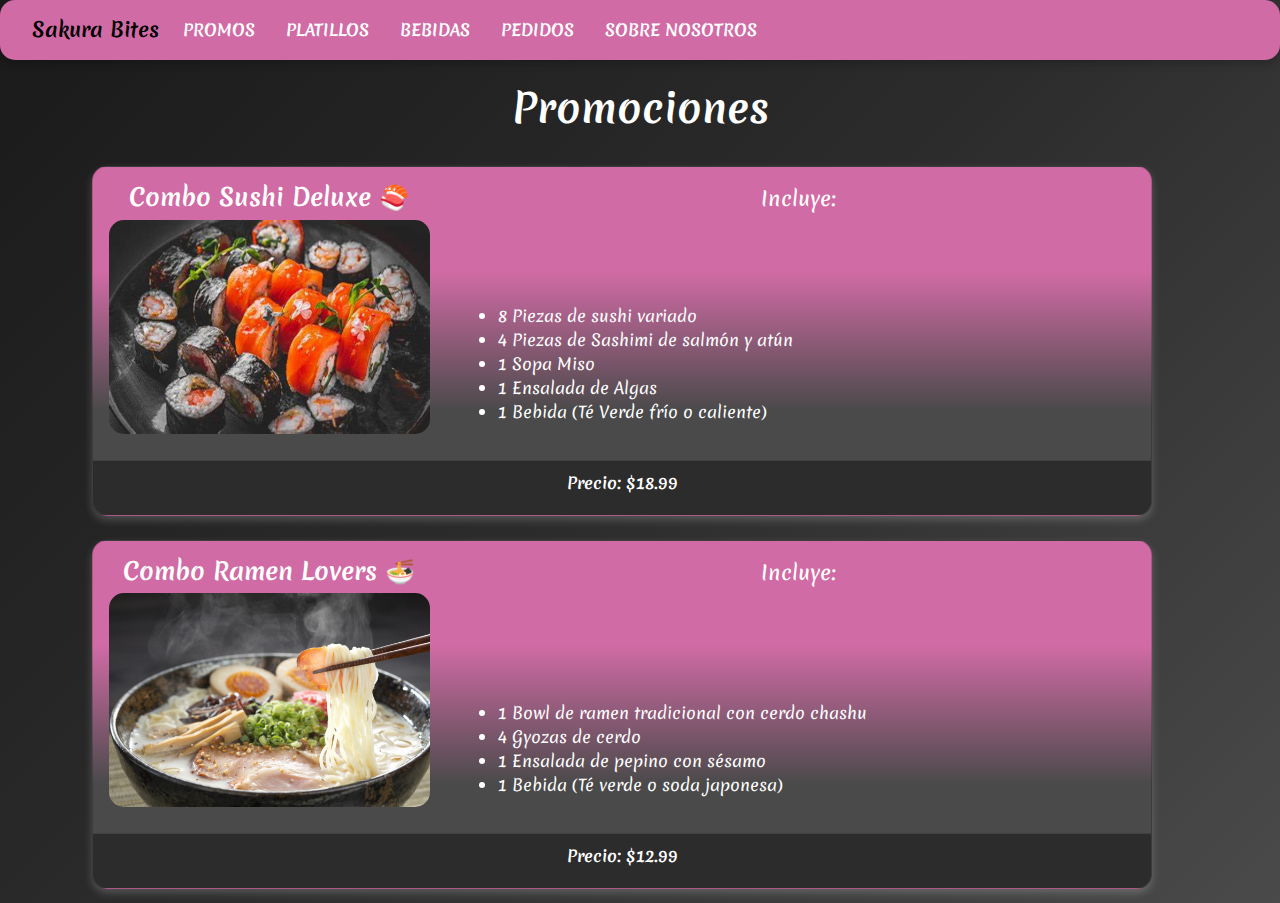
<file: index.html>
<!DOCTYPE html>
<html lang="en">

<head>
    <meta charset="UTF-8">
    <meta name="viewport" content="width=device-width, initial-scale=1.0">
    <meta name="keywords" content="Sakura Bites, promociones, sushi, ramen, comida japonesa, ofertas, platillos japoneses, bebidas japonesas, comida asiática">
    <title>Sakura Bites</title>
    <link rel="stylesheet" href="https://cdn.jsdelivr.net/npm/bootstrap@5.3.0/dist/css/bootstrap.min.css">
    <link rel="stylesheet" href="./styles/styles.css">
    <link rel="preconnect" href="https://fonts.googleapis.com">
    <link rel="preconnect" href="https://fonts.gstatic.com" crossorigin>
    <link href="https://fonts.googleapis.com/css2?family=Merienda:wght@300..900&display=swap" rel="stylesheet">
</head>

<body>
    <nav class="navbar navbar-expand-lg navbar-light bg-light">
        <div class="container-fluid">
            <a class="navbar-brand" href="#">Sakura Bites</a>
            <button class="navbar-toggler" type="button" data-bs-toggle="collapse" data-bs-target="#navbarNav">
                <span class="navbar-toggler-icon"></span>
            </button>
            <div class="collapse navbar-collapse" id="navbarNav">
                <ul class="navbar-nav me-auto">
                    <li class="nav-item"><a class="nav-link" href="./index.html">Promos</a></li>
                    <li class="nav-item"><a class="nav-link" href="./pages/platillos.html">Platillos</a></li>
                    <li class="nav-item"><a class="nav-link" href="./pages/bebidas.html">Bebidas</a></li>
                    <li class="nav-item"><a class="nav-link" href="./pages/pedidos.html">Pedidos</a></li>
                    <li class="nav-item"><a class="nav-link" href="../pages/acercaDe.html">Sobre Nosotros</a></li>
                </ul>
            </div>
        </div>
    </nav>

    <h1 class="text-center my-4">Promociones</h1>

    <main>
        <div class="container">
            <div class="row">
                <!-- Card 1 -->
                <div class="col-12 mb-4">
                    <div class="card promo-card h-100">
                        <div class="row g-0 h-100 flex-lg-row flex-column">
                            <!-- Columna izquierda (Encabezado) -->
                            <div class="col-lg-4 col-12 d-flex flex-column align-items-center justify-content-top cardEncabezado p-3">
                                <h5 class="card-title text-center">Combo Sushi Deluxe 🍣</h5>
                                <img src="./assets/SushiOF.jpeg" class="card-img-top img-fluid" alt="Imagen de la tecnología">
                            </div>

                            <!-- Columna derecha (Cuerpo y Footer) -->
                            <div class="col-lg-8 col-12 d-flex flex-column flex-grow-1">
                                <div class="card-body d-flex flex-column justify-content-between h-100">
                                    <h5 class="text-center">Incluye:</h5>
                                    <ul class="list-styled p">
                                        <li>8 Piezas de sushi variado</li>
                                        <li>4 Piezas de Sashimi de salmón y atún</li>
                                        <li>1 Sopa Miso</li>
                                        <li>1 Ensalada de Algas</li>
                                        <li>1 Bebida (Té Verde frío o caliente)</li>
                                    </ul>
                                </div>
                            </div>
                            <div class="card-footer text-center">
                                <p class="card-text fw-bold">Precio: $18.99</p>
                            </div>
                        </div>
                    </div>
                </div>

                <!-- Card 2 -->
                <div class="col-12 mb-4">
                    <div class="card promo-card h-100">
                        <div class="row g-0 h-100 flex-lg-row flex-column">
                            <!-- Columna izquierda (Encabezado) -->
                            <div class="col-lg-4 col-12 d-flex flex-column align-items-center justify-content-top cardEncabezado p-3">
                                <h5 class="card-title text-center">Combo Ramen Lovers 🍜</h5>
                                <img src="./assets/RamenMain.jpg" class="card-img-top img-fluid" alt="Imagen de la tecnología">
                            </div>

                            <!-- Columna derecha (Cuerpo y Footer) -->
                            <div class="col-lg-8 col-12 d-flex flex-column flex-grow-1">
                                <div class="card-body d-flex flex-column justify-content-between">
                                    <h5 class="text-center">Incluye:</h5>
                                    <ul class="list-styled p">
                                        <li>1 Bowl de ramen tradicional con cerdo chashu</li>
                                        <li>4 Gyozas de cerdo</li>
                                        <li>1 Ensalada de pepino con sésamo</li>
                                        <li>1 Bebida (Té verde o soda japonesa)</li>
                                    </ul>
                                </div>
                            </div>
                            <div class="card-footer text-center">
                                <p class="card-text fw-bold">Precio: $12.99</p>
                            </div>
                        </div>
                    </div>
                </div>
            </div>
        </div>
    </main>

    <script src="https://cdn.jsdelivr.net/npm/bootstrap@5.3.0/dist/js/bootstrap.bundle.min.js"></script>
</body>

</html>
</file>
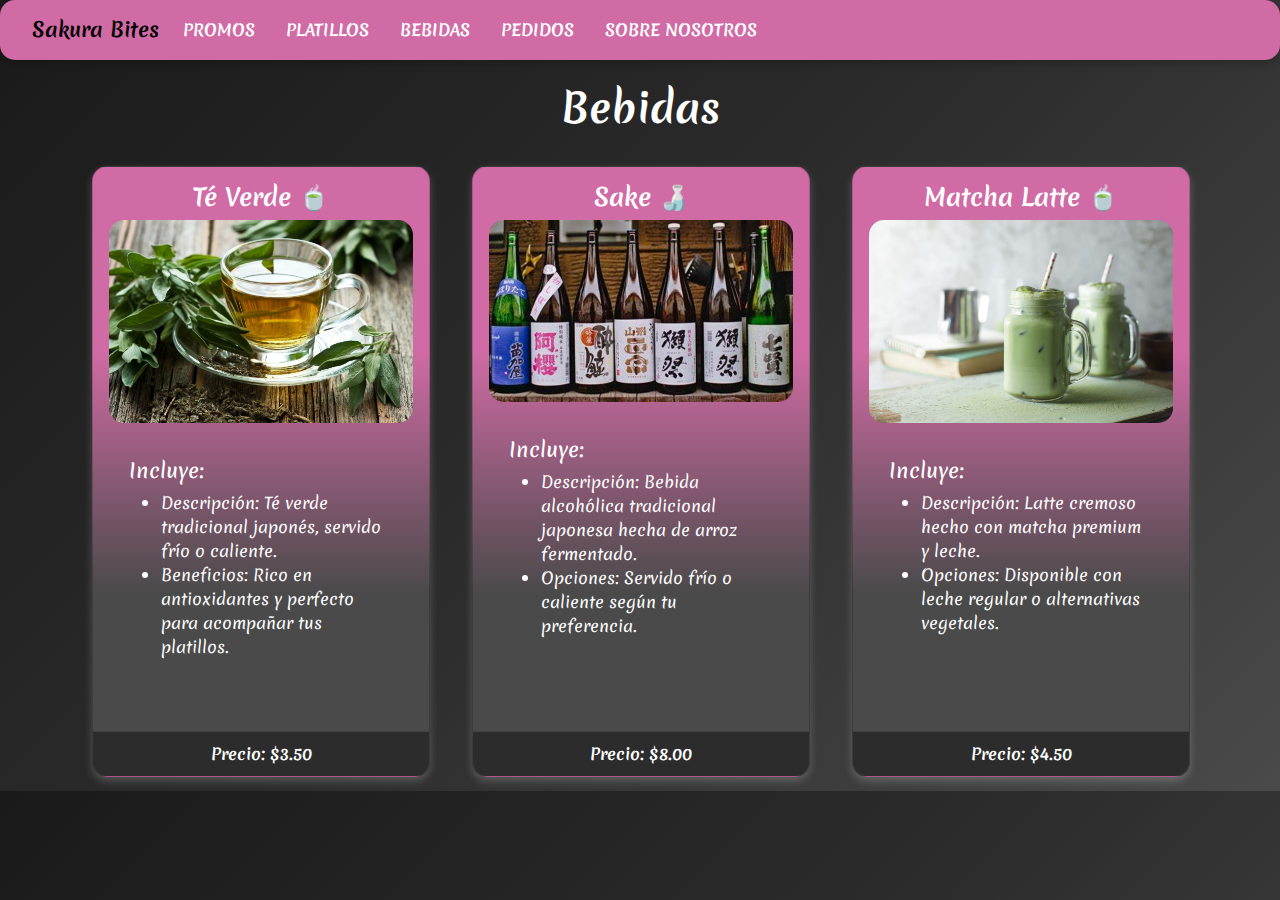
<file: pages/bebidas.html>
<!DOCTYPE html>
<html lang="en">
<head>
    <meta charset="UTF-8">
    <meta name="viewport" content="width=device-width, initial-scale=1.0">
    <title>Bebidas Sakura Bites</title>
    <link rel="stylesheet" href="https://cdn.jsdelivr.net/npm/bootstrap@5.3.0/dist/css/bootstrap.min.css">
    <link rel="stylesheet" href="../styles/styles.css">
</head>
<body>
    <nav class="navbar navbar-expand-lg navbar-light bg-light">
        <div class="container-fluid">
            <a class="navbar-brand" href="#">Sakura Bites</a>
            <button class="navbar-toggler" type="button" data-bs-toggle="collapse" data-bs-target="#navbarNav">
                <span class="navbar-toggler-icon"></span>
            </button>
            <div class="collapse navbar-collapse" id="navbarNav">
                <ul class="navbar-nav me-auto">
                    <li class="nav-item"><a class="nav-link" href="../index.html">Promos</a></li>
                    <li class="nav-item"><a class="nav-link" href="../pages/platillos.html">Platillos</a></li>
                    <li class="nav-item"><a class="nav-link" href="../pages/bebidas.html">Bebidas</a></li>
                    <li class="nav-item"><a class="nav-link" href="../pages/pedidos.html">Pedidos</a></li>
                    <li class="nav-item"><a class="nav-link" href="../pages/acercaDe.html">Sobre Nosotros</a></li>
                </ul>
            </div>
        </div>
    </nav>

    <h1 class="text-center my-4">Bebidas</h1>
    
    <div class="container">
        <div class="row">
            <!-- Card 1 -->
            <div class="col-12 col-md-4 mb-4">
                <div class="card platillo-card h-100">
                    <div class="d-flex flex-column h-100 p-3">
                        <!-- Encabezado -->
                        <div class="d-flex flex-column align-items-center mb-3">
                            <h5 class="card-title text-center">Té Verde 🍵</h5>
                            <img src="../assets/TeVerde.png" class="card-img-top img-fluid" style="max-height: 250px; max-width: 360px;" alt="Imagen de la bebida">
                        </div>

                        <!-- Cuerpo -->
                        <div class="card-body flex-grow-1">
                            <h5>Incluye:</h5>
                            <ul class="list-styled">
                                <li>Descripción: Té verde tradicional japonés, servido frío o caliente.</li>
                                <li>Beneficios: Rico en antioxidantes y perfecto para acompañar tus platillos.</li>
                            </ul>
                        </div>
                    </div>
                    <!-- Footer -->
                    <div class="card-footer text-center">
                        <p class="card-text fw-bold">Precio: $3.50</p>
                    </div>
                </div>
            </div>

            <!-- Card 2 -->
            <div class="col-12 col-md-4 mb-4">
                <div class="card platillo-card h-100">
                    <div class="d-flex flex-column h-100 p-3">
                        <!-- Encabezado -->
                        <div class="d-flex flex-column align-items-center mb-3">
                            <h5 class="card-title text-center">Sake 🍶</h5>
                            <img src="../assets/Sake.jpeg" class="card-img-top img-fluid" style="max-height: 250px; max-width: 360px;" alt="Imagen de la bebida">
                        </div>

                        <!-- Cuerpo -->
                        <div class="card-body flex-grow-1">
                            <h5>Incluye:</h5>
                            <ul class="list-styled">
                                <li>Descripción: Bebida alcohólica tradicional japonesa hecha de arroz fermentado.</li>
                                <li>Opciones: Servido frío o caliente según tu preferencia.</li>
                            </ul>
                        </div>
                    </div>
                    <!-- Footer -->
                    <div class="card-footer text-center">
                        <p class="card-text fw-bold">Precio: $8.00</p>
                    </div>
                </div>
            </div>

            <!-- Card 3 -->
            <div class="col-12 col-md-4 mb-4">
                <div class="card platillo-card h-100">
                    <div class="d-flex flex-column h-100 p-3">
                        <!-- Encabezado -->
                        <div class="d-flex flex-column align-items-center mb-3">
                            <h5 class="card-title text-center">Matcha Latte 🍵</h5>
                            <img src="../assets/Latte.jpeg" class="card-img-top img-fluid" style="max-height: 250px; max-width: 360px;" alt="Imagen de la bebida">
                        </div>

                        <!-- Cuerpo -->
                        <div class="card-body flex-grow-1">
                            <h5>Incluye:</h5>
                            <ul class="list-styled">
                                <li>Descripción: Latte cremoso hecho con matcha premium y leche.</li>
                                <li>Opciones: Disponible con leche regular o alternativas vegetales.</li>
                            </ul>
                        </div>
                    </div>
                    <!-- Footer -->
                    <div class="card-footer text-center">
                        <p class="card-text fw-bold">Precio: $4.50</p>
                    </div>
                </div>
            </div>
        </div>
    </div>
    <script src="https://cdn.jsdelivr.net/npm/bootstrap@5.3.0/dist/js/bootstrap.bundle.min.js"></script>
</body>
</html>
</file>
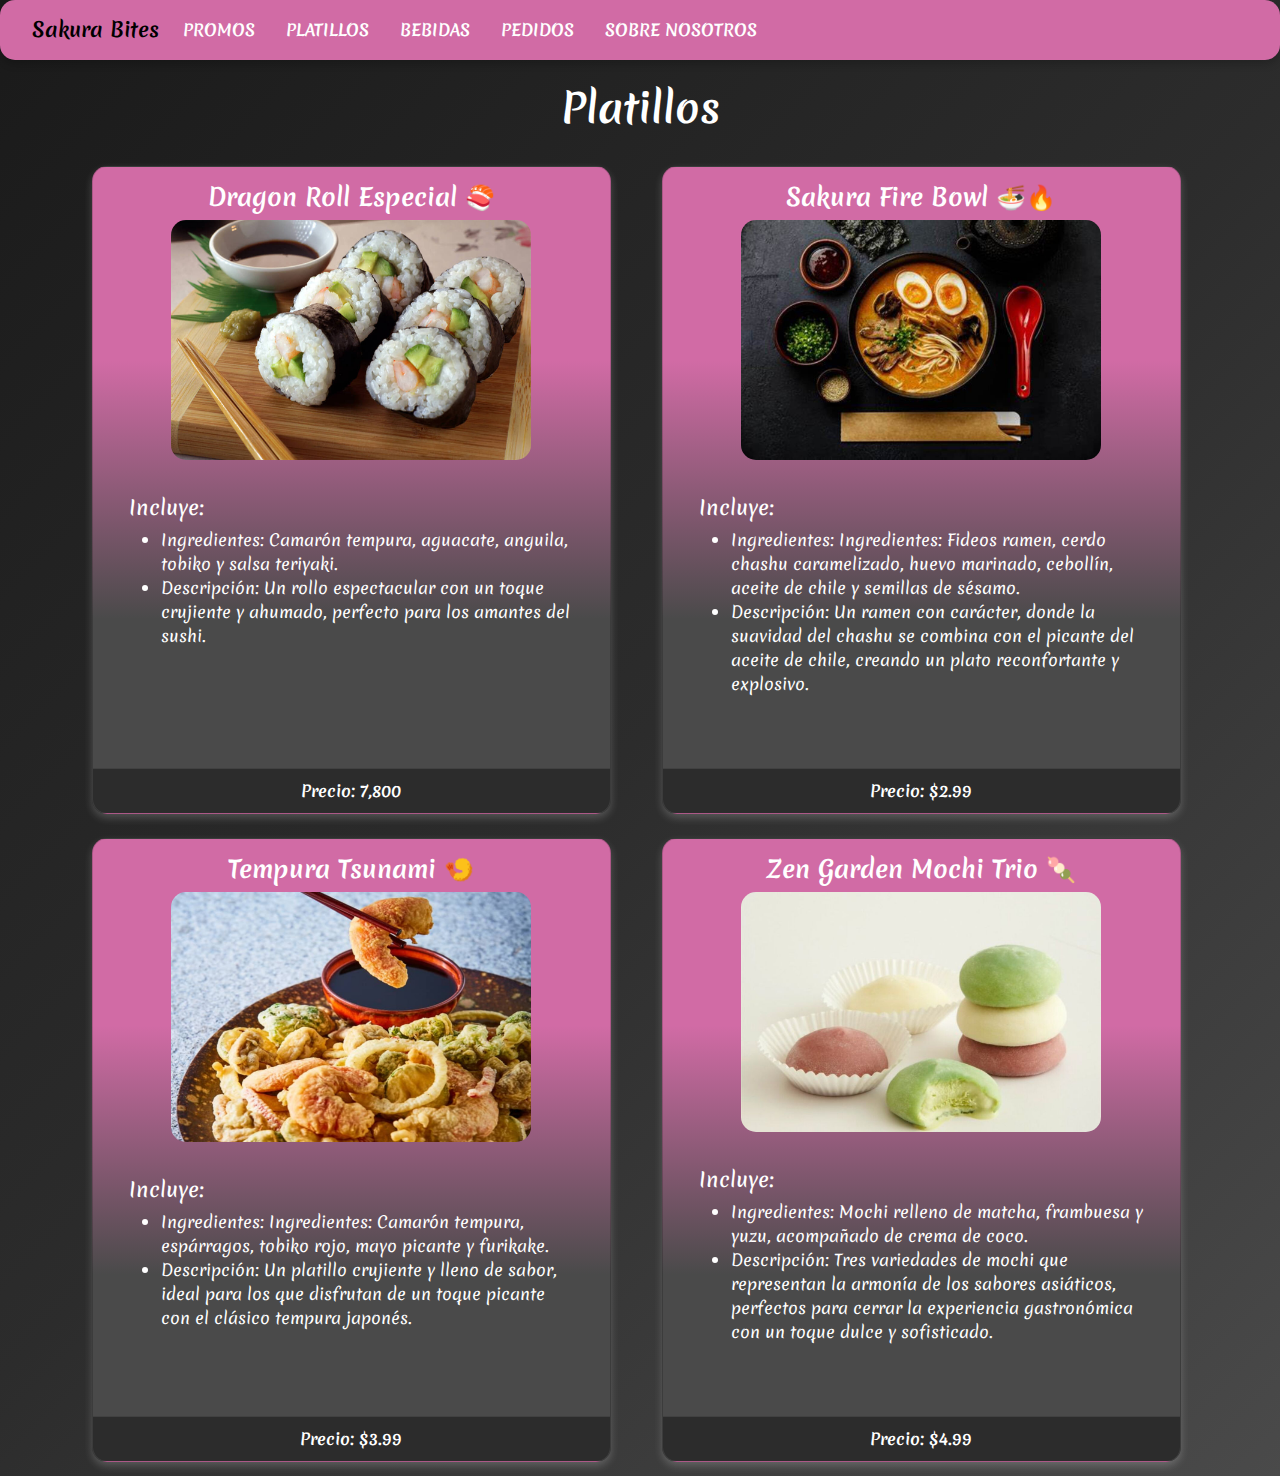
<file: pages/platillos.html>
<!DOCTYPE html>
<html lang="en">

<head>
    <meta charset="UTF-8">
    <meta name="viewport" content="width=device-width, initial-scale=1.0">
    <title>Platillos Sakura Bites</title>
    <link rel="stylesheet" href="https://cdn.jsdelivr.net/npm/bootstrap@5.3.0/dist/css/bootstrap.min.css">
    <link rel="stylesheet" href="../styles/styles.css">
    
</head>

<body>
    <nav class="navbar navbar-expand-lg navbar-light bg-light">
        <div class="container-fluid">
            <a class="navbar-brand" href="#">Sakura Bites</a>
            <button class="navbar-toggler" type="button" data-bs-toggle="collapse" data-bs-target="#navbarNav">
                <span class="navbar-toggler-icon"></span>
            </button>
            <div class="collapse navbar-collapse" id="navbarNav">
                <ul class="navbar-nav me-auto">
                    <li class="nav-item"><a class="nav-link" href="../index.html">Promos</a></li>
                    <li class="nav-item"><a class="nav-link" href="../pages/platillos.html">Platillos</a></li>
                    <li class="nav-item"><a class="nav-link" href="../pages/bebidas.html">Bebidas</a></li>
                    <li class="nav-item"><a class="nav-link" href="../pages/pedidos.html">Pedidos</a></li>
                    <li class="nav-item"><a class="nav-link" href="../pages/acercaDe.html">Sobre Nosotros</a></li>
                </ul>
            </div>
        </div>
    </nav>

    <h1 class="text-center my-4">Platillos</h1>

    <main>
        <div class="container">
            <div class="row">
                <!-- Card 1 -->
                <div class="col-12 col-md-6 mb-4">
                    <div class="card h-100">
                        <div class="d-flex flex-column h-100 p-3">
                            <!-- Encabezado -->
                            <div class="d-flex flex-column align-items-center mb-3">
                                <h5 class="card-title text-center">Dragon Roll Especial 🍣</h5>
                                <img src="../assets/SushiCamaron.jpeg" class="card-img-top img-fluid" style="max-height: 250px; max-width: 360px;" alt="Imagen de la tecnología">
                            </div>

                            <!-- Cuerpo -->
                            <div class="card-body flex-grow-1">
                                <h5>Incluye:</h5>
                                <ul class="list-styled">
                                    <li>Ingredientes: Camarón tempura, aguacate, anguila, tobiko y salsa teriyaki.</li>
                                    <li>Descripción: Un rollo espectacular con un toque crujiente y ahumado, perfecto para los amantes del sushi.</li>
                                </ul>
                            </div>
                        </div>
                        <!-- Footer -->
                        <div class="card-footer text-center">
                            <p class="card-text fw-bold">Precio: 7,800</p>
                        </div>
                    </div>
                </div>

                <!-- Card 2 -->
               <!-- Card 1 -->
               <div class="col-12 col-md-6 mb-4">
                <div class="card h-100">
                    <div class="d-flex flex-column h-100 p-3">
                        <!-- Encabezado -->
                        <div class="d-flex flex-column align-items-center mb-3">
                            <h5 class="card-title text-center">Sakura Fire Bowl 🍜🔥</h5>
                            <img src="../assets/RamenPicante.jpeg" class="card-img-top img-fluid" style="max-height: 250px; max-width: 360px;" alt="Imagen de la tecnología">
                        </div>

                        <!-- Cuerpo -->
                        <div class="card-body flex-grow-1">
                            <h5>Incluye:</h5>
                            <ul class="list-styled">
                                <li>Ingredientes: Ingredientes: Fideos ramen, cerdo chashu caramelizado, huevo marinado, cebollín, aceite de chile y semillas de sésamo.
                                <li>Descripción: Un ramen con carácter, donde la suavidad del chashu se combina con el picante del aceite de chile, creando un plato reconfortante y explosivo.</li>
                            </ul>
                        </div>
                    </div>
                    <!-- Footer -->
                    <div class="card-footer text-center">
                        <p class="card-text fw-bold">Precio: $2.99</p>
                    </div>
                </div>
            </div>

               <!-- Card 1 -->
               <div class="col-12 col-md-6 mb-4">
                <div class="card h-100">
                    <div class="d-flex flex-column h-100 p-3">
                        <!-- Encabezado -->
                        <div class="d-flex flex-column align-items-center mb-3">
                            <h5 class="card-title text-center">Tempura Tsunami 🍤</h5>
                            <img src="../assets/Camaron.jpeg" class="card-img-top img-fluid" style="max-height: 250px; max-width: 360px;" alt="Imagen de la tecnología">
                        </div>

                        <!-- Cuerpo -->
                        <div class="card-body flex-grow-1">
                            <h5>Incluye:</h5>
                            <ul class="list-styled">
                                <li>Ingredientes: Ingredientes: Camarón tempura, espárragos, tobiko rojo, mayo picante y furikake.</li>
                                <li>Descripción: Un platillo crujiente y lleno de sabor, ideal para los que disfrutan de un toque picante con el clásico tempura japonés.</li>
                            </ul>
                        </div>
                    </div>
                    <!-- Footer -->
                    <div class="card-footer text-center">
                        <p class="card-text fw-bold">Precio: $3.99</p>
                    </div>
                </div>
            </div>

               <!-- Card 1 -->
               <div class="col-12 col-md-6 mb-4">
                <div class="card h-100">
                    <div class="d-flex flex-column h-100 p-3">
                        <!-- Encabezado -->
                        <div class="d-flex flex-column align-items-center mb-3">
                            <h5 class="card-title text-center">Zen Garden Mochi Trio 🍡</h5>
                            <img src="../assets/Mochi.jpg" class="card-img-top img-fluid" style="max-height: 250px; max-width: 360px;" alt="Imagen de la tecnología">
                        </div>

                        <!-- Cuerpo -->
                        <div class="card-body flex-grow-1">
                            <h5>Incluye:</h5>
                            <ul class="list-styled">
                                <li>Ingredientes: Mochi relleno de matcha, frambuesa y yuzu, acompañado de crema de coco.</li>
                                <li>Descripción: Tres variedades de mochi que representan la armonía de los sabores asiáticos, perfectos para cerrar la experiencia gastronómica con un toque dulce y sofisticado.</li>
                            </ul>
                        </div>
                    </div>
                    <!-- Footer -->
                    <div class="card-footer text-center">
                        <p class="card-text fw-bold">Precio: $4.99</p>
                    </div>
                </div>
            </div>

            </div>
        </div>
    </main>

    <script src="https://cdn.jsdelivr.net/npm/bootstrap@5.3.0/dist/js/bootstrap.bundle.min.js"></script>
</body>

</html>
</file>
<file: styles/styles.css>
@import url("https://fonts.googleapis.com/css2?family=Noto+Sans+JP:wght@400;700&display=swap");
@import url("https://fonts.googleapis.com/css2?family=Merienda:wght@400;700&display=swap");
.card {
  width: 95% !important;
  height: 100% !important;
  margin: 10px !important;
  font-family: "Merienda", cursive;
}

body {
  background: linear-gradient(135deg, #1a1a1a, #2c2c2c, #4a4a4a);
  color: #ffffff;
  font-family: "Arial", sans-serif;
  margin: 0;
  padding: 0;
}

.card {
  background: linear-gradient(to bottom, #d16ba5 30%, #4a4a4a 70%);
  border-radius: 15px;
  box-shadow: 0 4px 8px rgba(255, 255, 255, 0.2);
  overflow: hidden;
  transition: box-shadow 0.3s ease, transform 0.3s ease;
}

.card:hover {
  box-shadow: 0 8px 16px #d16ba5;
  transform: scale(1.02);
}

.card-footer {
  background-color: #2c2c2c;
  color: #ffffff;
  font-weight: bold;
  text-align: center;
  padding: 10px;
  border-top: 1px solid rgba(255, 255, 255, 0.1);
}

.card-body {
  color: #ffffff;
  padding: 20px;
  position: relative;
}

.card-title {
  font-size: 1.5rem;
  font-weight: bold;
  text-align: center;
  color: #ffffff;
  font-family: "Merienda", cursive;
  font-weight: 700;
  font-size: 1.5rem;
}

.navbar {
  background-color: #d16ba5 !important;
  border-radius: 15px;
  color: #ffffff;
  font-weight: bold;
  font-family: "Merienda", cursive;
  padding: 10px 20px;
  box-shadow: 0 4px 8px rgba(0, 0, 0, 0.2);
}

.navbar .nav-link {
  color: #ffffff;
  font-size: 1rem;
  text-transform: uppercase;
  margin-right: 15px;
  transition: color 0.3s ease;
  font-family: "Merienda", cursive;
}

.navbar .nav-link:hover {
  color: #4a4a4a;
}

.navbar .dropdown-menu {
  background-color: #2c2c2c;
  border-radius: 10px;
  color: #ffffff;
  border: none;
  box-shadow: 0 4px 8px rgba(0, 0, 0, 0.2);
}

.navbar .dropdown-item {
  color: #ffffff;
  font-size: 0.9rem;
  padding: 10px 15px;
  transition: background-color 0.3s ease, color 0.3s ease;
}

.navbar .dropdown-item:hover {
  background-color: #4a4a4a;
  color: #d16ba5;
}

.card-img-top {
  border-radius: 15px;
}

.card-text {
  font-family: "Merienda", cursive;
  font-weight: 400;
  font-size: 1rem;
}

h1 {
  font-family: "Merienda", cursive;
  font-weight: 700;
  font-size: 2.5rem;
  color: #ffffff;
  text-align: center;
  margin-bottom: 20px;
}

.img-fluid {
  border-radius: 15px;
}

/*# sourceMappingURL=styles.css.map */
</file>
